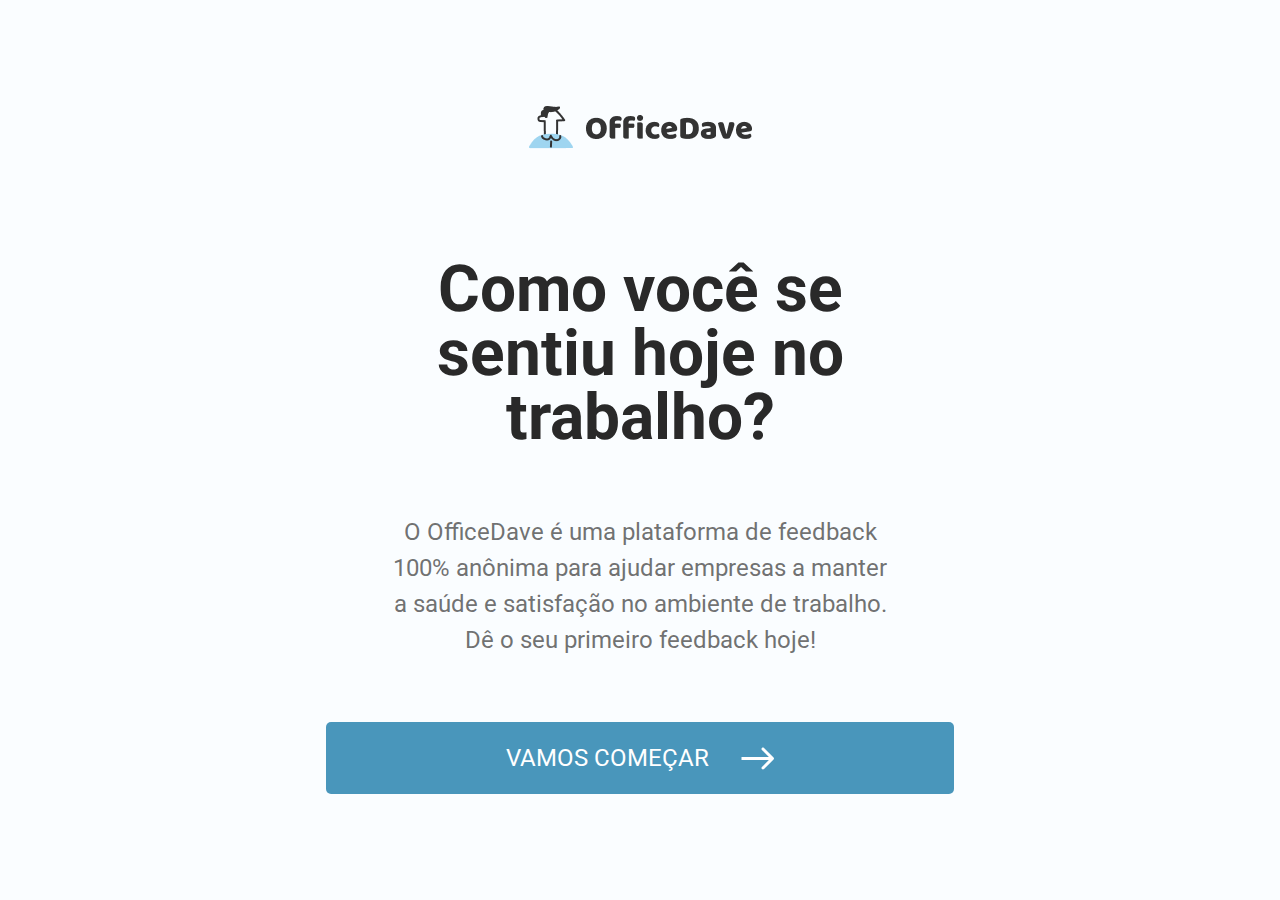
<file: index.html>
<!DOCTYPE html>
<html lang="pt-br">

<head>
    <meta charset="UTF-8">
    <meta http-equiv="X-UA-Compatible" content="IE=edge">
    <meta name="viewport" content="width=device-width, initial-scale=1.0">
    <title>OfficeDave - Welcome</title>

    <!-- CSS -->
    <link rel="stylesheet" href="./assets/css/reset.css">
    <link rel="stylesheet" href="./assets/css/base.css">
    <link rel="stylesheet" href="./assets/css/header.css">
    <link rel="stylesheet" href="./assets/css/welcome.css">

</head>

<body>
    <header>
        <h1><img src="./assets/img/logoOfficeDave.png" alt="Logo OfficeDave" class="header__logo"></h1>
    </header>
    <main class="welcome__container">
        <h2 class="">Como você se sentiu hoje no trabalho?</h2>
        <p class="welcome__text">O OfficeDave é uma plataforma de feedback 100% anônima para ajudar empresas a manter a
            saúde e satisfação no
            ambiente de trabalho. Dê o seu primeiro feedback hoje!</p>
        <a href="step1.html" class="button__style">
            Vamos começar
            <img src="./assets/img/right_arrow.svg" alt="Right Arrow">
        </a>
    </main>

</body>

</html>
</file>
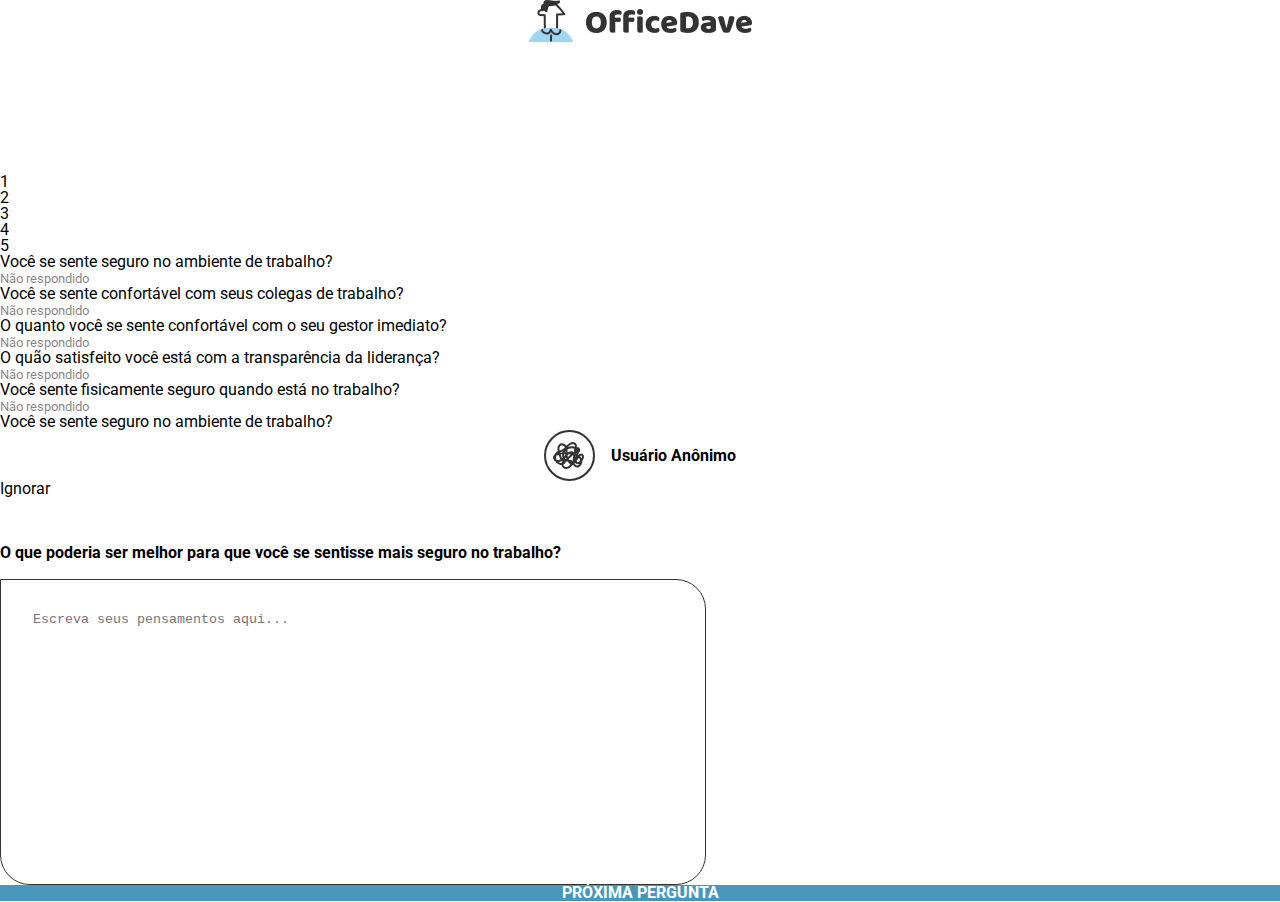
<file: 1step-msg.html>
<!DOCTYPE html>
<html lang="pt-br">

<head>
    <meta charset="UTF-8">
    <meta http-equiv="X-UA-Compatible" content="IE=edge">
    <meta name="viewport" content="width=device-width, initial-scale=1.0">
    <title>OfficeDave - Welcome</title>

    <!-- CSS -->
    <link rel="stylesheet" href="./assets/css/reset.css">
    <link rel="stylesheet" href="./assets/css/base.css">
    <link rel="stylesheet" href="./assets/css/header.css">
    <link rel="stylesheet" href="./assets/css/main.css">
    <link rel="stylesheet" href="./assets/css/step1-textarea.css">
    <link rel="stylesheet" href="./assets/css/step-bar.css">
    <link rel="stylesheet" href="./assets/css/custom-radio.css">
    <!-- JS -->
    <script src="./assets/js/steps.js" defer></script>

</head>

<body>
    <header>
        <h1><img src="./assets/img/logoOfficeDave.png" alt="Logo OfficeDave" class="header__logo"></h1>
    </header>
    <main>
        <div class="step-bar__container">
            <!-- <a href="#">Voltar</a> -->
            <div class="step__bar-steps">
                <div class="circle active">1</div>
                <div class="circle ">2</div>
                <div class="circle ">3</div>
                <div class="circle ">4</div>
                <div class="circle ">5</div>
                <div class="step__bar-progress-bar">
                    <span class="indicator" id="indicator"></span>
                </div>
            </div>
            <div class="steps__content">
                <div>
                    <p class="steps__text">Você se sente seguro no ambiente de trabalho?</p>
                    <small>Não respondido</small>
                </div>
                <div>
                    <p class="steps__text">Você se sente confortável com seus colegas de trabalho?</p>
                    <small>Não respondido</small>
                </div>
                <div>
                    <p class="steps__text">O quanto você se sente confortável com o seu gestor imediato?</p>
                    <small>Não respondido</small>
                </div>
                <div>
                    <p class="steps__text">O quão satisfeito você está com a transparência da liderança?</p>
                    <small>Não respondido</small>
                </div>
                <div>
                    <p class="steps__text">Você sente fisicamente seguro quando está no trabalho?</p>
                    <small>Não respondido</small>
                </div>
            </div>
        </div>
        </div>
        <div class="step1__container">

            <h2 class="step1__question">Você se sente seguro no ambiente de trabalho?</h2>
            <div class="step1__content">
                <div class="step1__box">
                    <div class="step1__box-user"><img src="./assets/img/icon_anonimous.svg" alt="Anonimous Icon">
                        <p>Usuário Anônimo</p>
                    </div>
                    <a href="#" id="prev">Ignorar</a>
                </div>
                <div class="text-area__question">
                    <label for="text-area" class="text-area__question">O que poderia ser melhor para que você se
                        sentisse mais seguro no
                        trabalho?
                        <textarea name="text-area" id="text-area" class="step1__text-area" cols="30" rows="10"
                            placeholder="Escreva seus pensamentos aqui..."></textarea></label>
                </div>
            </div>
        </div>
        <a href="#" class="next-question__btn" id="next">Próxima pergunta</a>
    </main>
</body>

</html>
</file>
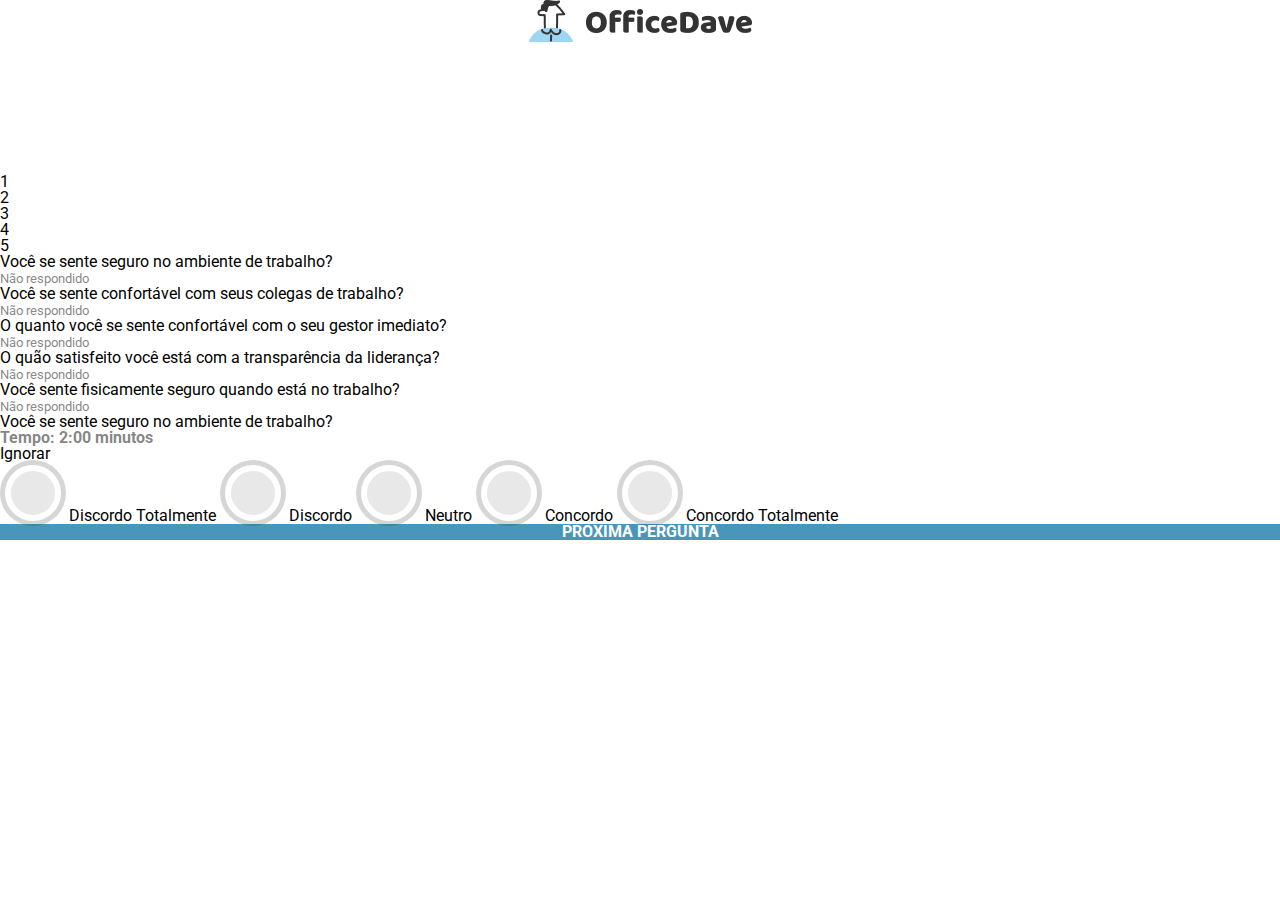
<file: 1step.html>
<!DOCTYPE html>
<html lang="pt-br">

<head>
    <meta charset="UTF-8">
    <meta http-equiv="X-UA-Compatible" content="IE=edge">
    <meta name="viewport" content="width=device-width, initial-scale=1.0">
    <title>OfficeDave - Welcome</title>

    <!-- CSS -->
    <link rel="stylesheet" href="./assets/css/reset.css">
    <link rel="stylesheet" href="./assets/css/base.css">
    <link rel="stylesheet" href="./assets/css/header.css">
    <link rel="stylesheet" href="./assets/css/main.css">
    <link rel="stylesheet" href="./assets/css/step-bar.css">
    <link rel="stylesheet" href="./assets/css/custom-radio.css">
    <!-- JS -->
    <script src="./assets/js/steps.js" defer></script>

</head>

<body>
    <header>
        <h1><img src="./assets/img/logoOfficeDave.png" alt="Logo OfficeDave" class="header__logo"></h1>
    </header>
    <main>
        <div class="step-bar__container">
            <!-- <a href="#">Voltar</a> -->
            <div class="step__bar-steps">
                <div class="circle active">1</div>
                <div class="circle ">2</div>
                <div class="circle ">3</div>
                <div class="circle ">4</div>
                <div class="circle ">5</div>
                <div class="step__bar-progress-bar">
                    <span class="indicator" id="indicator"></span>
                </div>
            </div>
            <div class="steps__content">
                <div>
                    <p class="steps__text">Você se sente seguro no ambiente de trabalho?</p>
                    <small>Não respondido</small>
                </div>
                <div>
                    <p class="steps__text">Você se sente confortável com seus colegas de trabalho?</p>
                    <small>Não respondido</small>
                </div>
                <div>
                    <p class="steps__text">O quanto você se sente confortável com o seu gestor imediato?</p>
                    <small>Não respondido</small>
                </div>
                <div>
                    <p class="steps__text">O quão satisfeito você está com a transparência da liderança?</p>
                    <small>Não respondido</small>
                </div>
                <div>
                    <p class="steps__text">Você sente fisicamente seguro quando está no trabalho?</p>
                    <small>Não respondido</small>
                </div>
            </div>
        </div>
        </div>
        <div class="step1__container">

            <h2 class="step1__question">Você se sente seguro no ambiente de trabalho?</h2>
            <div class="step1__box">
                <p class="timer">Tempo: 2:00 minutos</p>
                <a href="#" id="prev">Ignorar</a>
            </div>
            <div class="radio__question">
                <label><input type="radio" name="concordancia" id="" class="custom-radio">Discordo
                    Totalmente</label>
                <label><input type="radio" name="concordancia" id="" class="custom-radio">Discordo</label>
                <label><input type="radio" name="concordancia" id="" class="custom-radio">Neutro</label>
                <label><input type="radio" name="concordancia" id="" class="custom-radio">Concordo</label>
                <label><input type="radio" name="concordancia" id="" class="custom-radio">Concordo
                    Totalmente</label>

            </div>
        </div>
        <a href="#" class="next-question__btn" id="next">Próxima pergunta</a>
    </main>
</body>

</html>
</file>
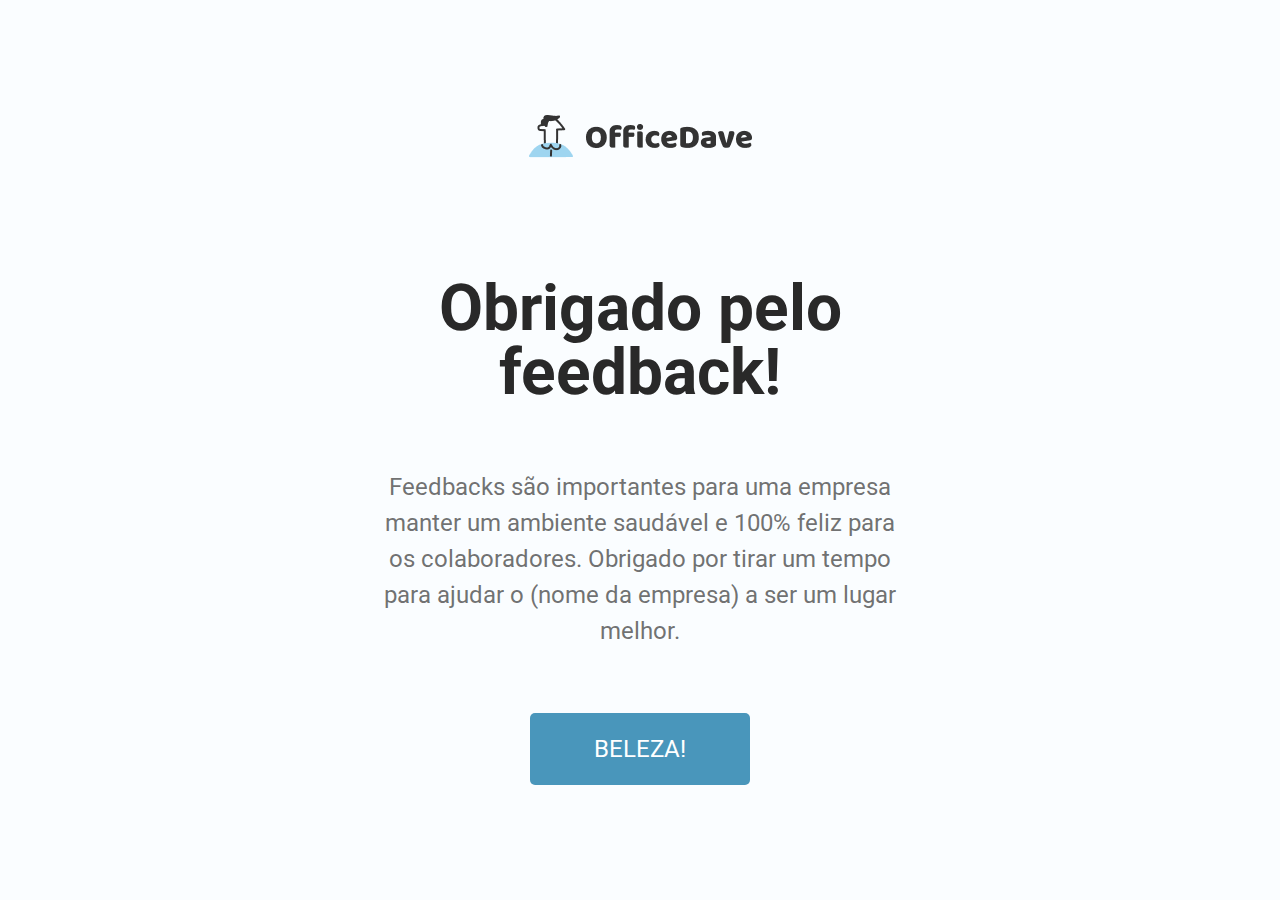
<file: end.html>
<!DOCTYPE html>
<html lang="pt-br">
  <head>
    <meta charset="UTF-8" />
    <meta http-equiv="X-UA-Compatible" content="IE=edge" />
    <meta name="viewport" content="width=device-width, initial-scale=1.0" />
    <title>OfficeDave - Welcome</title>

    <!-- CSS -->
    <link rel="stylesheet" href="./assets/css/reset.css" />
    <link rel="stylesheet" href="./assets/css/base.css" />
    <link rel="stylesheet" href="./assets/css/header.css" />
    <link rel="stylesheet" href="./assets/css/end.css" />
  </head>

  <body>
    <header>
      <h1>
        <img
          src="./assets/img/logoOfficeDave.png"
          alt="Logo OfficeDave"
          class="header__logo"
        />
      </h1>
    </header>
    <main class="welcome__container">
      <h2 class="">Obrigado pelo feedback!</h2>
      <p class="welcome__text">
        Feedbacks são importantes para uma empresa manter um ambiente saudável e
        100% feliz para os colaboradores. Obrigado por tirar um tempo para
        ajudar o (nome da empresa) a ser um lugar melhor.
      </p>
      <a href="index.html" class="button__style"> Beleza! </a>
    </main>
  </body>
</html>
</file>
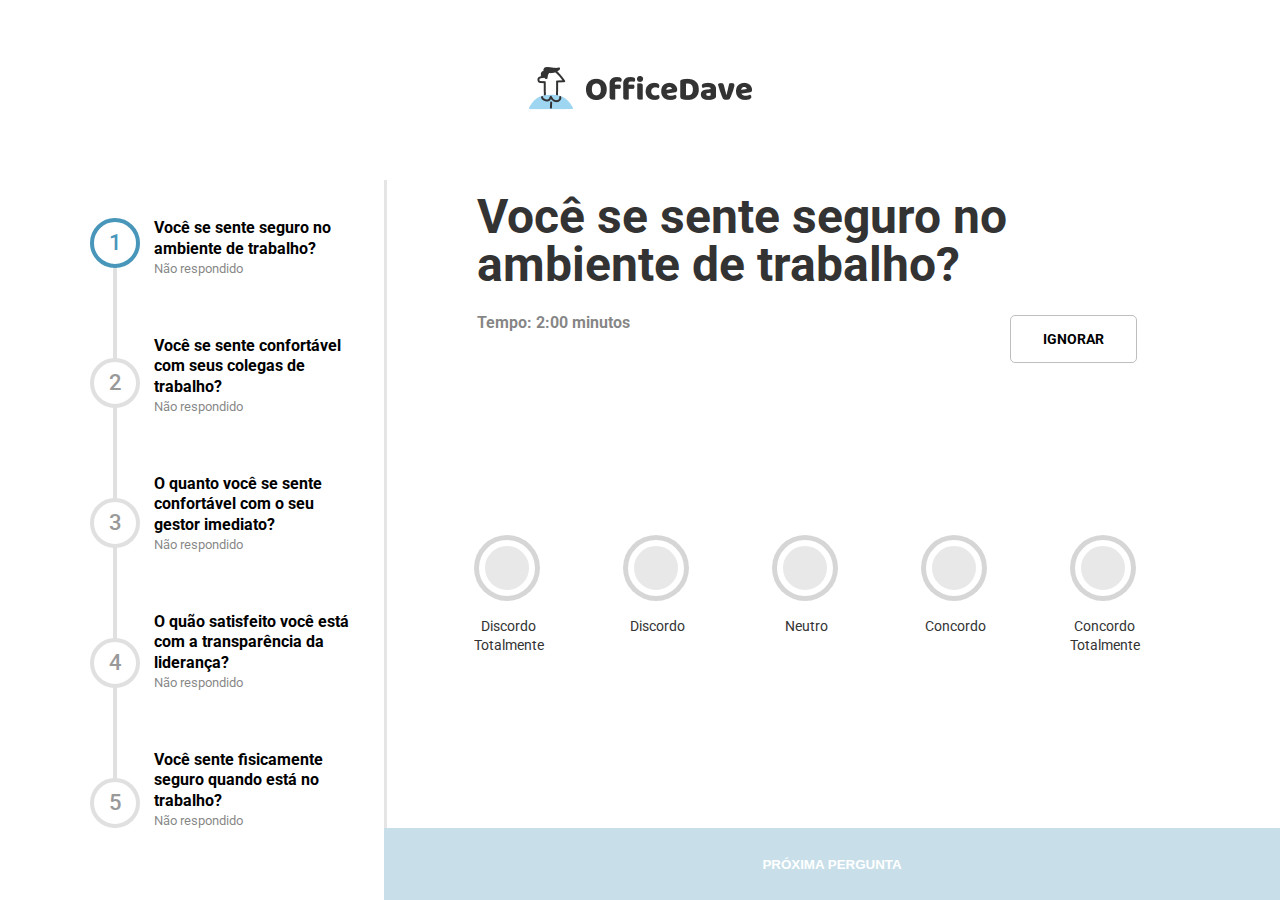
<file: step1.html>
<!DOCTYPE html>
<html lang="pt-br">
  <head>
    <meta charset="UTF-8" />
    <meta http-equiv="X-UA-Compatible" content="IE=edge" />
    <meta name="viewport" content="width=device-width, initial-scale=1.0" />
    <title>OfficeDave - Welcome</title>

    <!-- CSS -->
    <link rel="stylesheet" href="./assets/css/reset.css" />
    <link rel="stylesheet" href="./assets/css/base.css" />
    <link rel="stylesheet" href="./assets/css/grid.css" />
    <link rel="stylesheet" href="./assets/css/header.css" />
    <link rel="stylesheet" href="./assets/css/main.css" />
    <link rel="stylesheet" href="./assets/css/step-bar.css" />
    <link rel="stylesheet" href="./assets/css/custom-radio.css" />
    <link rel="stylesheet" href="./assets/css/custom-radio2.css" />
    <link rel="stylesheet" href="./assets/css/star-rating.css" />
    <link rel="stylesheet" href="./assets/css/slider-rating.css" />
    <link rel="stylesheet" href="./assets/css/custom-radio3.css" />

    <!-- CSS Page Msg -->
    <link rel="stylesheet" href="./assets/css/textarea.css" />
    <!-- JS -->
    <script src="./assets/js/steps.js" defer></script>
    <script src="./assets/js/index.js" type="module" defer></script>
    <!-- <script src="./assets/js/timer.js" defer></script> -->
    <!-- <script src="./assets/js/step01page.js" defer></script> -->
  </head>

  <body>
    <header>
      <h1>
        <img
          src="./assets/img/logoOfficeDave.png"
          alt="Logo OfficeDave"
          class="header__logo"
        />
      </h1>
    </header>
    <main id="root">
      <div class="step-bar__container">
        <!-- <a href="#">Voltar</a> -->
        <div class="step-bar__steps">
          <div class="circle active">1</div>
          <div class="circle">2</div>
          <div class="circle">3</div>
          <div class="circle">4</div>
          <div class="circle">5</div>
          <div class="step-bar__progress">
            <span class="indicator" id="indicator"></span>
          </div>
        </div>
        <div class="step-bar__content">
          <div>
            <p class="step-bar__text">
              Você se sente seguro no ambiente de trabalho?
            </p>
            <small class="answer">Não respondido</small>
          </div>
          <div>
            <p class="step-bar__text">
              Você se sente confortável com seus colegas de trabalho?
            </p>
            <small class="answer">Não respondido</small>
          </div>
          <div>
            <p class="step-bar__text">
              O quanto você se sente confortável com o seu gestor imediato?
            </p>
            <small class="answer">Não respondido</small>
          </div>
          <div>
            <p class="step-bar__text">
              O quão satisfeito você está com a transparência da liderança?
            </p>
            <small class="answer">Não respondido</small>
          </div>
          <div>
            <p class="step-bar__text">
              Você sente fisicamente seguro quando está no trabalho?
            </p>
            <small class="answer">Não respondido</small>
          </div>
        </div>
      </div>

      <div class="main-area__container"></div>
      <!-- <a href="step2.html" class="next-question__btn" id="next" disabled>Próxima pergunta</a> -->
      <input
        type="button"
        class="next-question__btn"
        id="next"
        value="Próxima pergunta"
        disabled
      />
    </main>
  </body>
</html>
</file>
<file: assets/css/base.css>
@import url("https://fonts.googleapis.com/css2?family=Roboto:wght@400;700&display=swap");

:root {
  --bg-color: rgba(250, 253, 255, 1);
  --title-color: rgba(41, 41, 41, 1);
  --question-color: rgba(51, 51, 51, 1);
  --timer-color: rgba(51, 51, 51, 0.6);
  --text-color: rgba(51, 51, 51, 0.7);

  --btn-color: rgba(73, 150, 187, 1);
  --btn-color-disabled: rgba(73, 150, 187, 0.3);
  --btn-text-color: rgba(255, 255, 255, 1);
  --btn-color-ignore: rgba(190, 190, 190, 1);

  --radio-color: rgba(51, 51, 51, 0.2);
  --radio-checked-color: rgba(2, 171, 248, 1);

  --radio-bg-color: #e8e8e8;
}

.p16-l-r {
  padding-left: 10rem;
  padding-right: 10rem;
}

html {
  height: 100%;
  width: 100%;
}

small {
  font-size: smaller;
  color: var(--timer-color);
}
body {
  font-family: "Roboto", sans-serif;
}
</file>
<file: assets/css/header.css>
header {

    display: flex;
    align-items: center;
    justify-content: center;

}
</file>
<file: assets/css/welcome.css>
body {
    height: 100%;

    display: flex;
    flex-direction: column;
    justify-content: space-evenly;
    align-items: center;
    background: var(--bg-color);
}

.welcome__container {
    display: flex;
    flex-direction: column;
    align-items: center;
    justify-content: center;
    gap: 4rem;
}

main h2 {
    text-align: center;
    font-size: 4rem;
    font-weight: 700;
    padding-left: 30%;
    padding-right: 30%;
    color: var(--title-color);
}

.welcome__text {
    text-align: center;
    line-height: 2.25rem;
    font-size: 1.5rem;

    padding-left: 30%;
    padding-right: 30%;

    color: var(--text-color);
}

.button__style {
    display: flex;
    align-items: center;
    justify-content: center;
    gap: 32px;
    width: 39.25rem;

    border: none;
    border-radius: 5px;
    padding: 24px 64px;

    background: var(--btn-color);
    cursor: pointer;

    font-size: 1.5rem;
    text-transform: uppercase;
    color: var(--btn-text-color);
}
</file>
<file: assets/css/main.css>
.main-area__container {
  display: flex;
  flex-direction: column;

  padding-right: 16%;
  padding-left: 10%;
  border-left: 3px solid rgba(0, 0, 0, 0.1);
}

.main-area__question {
  padding-right: 5rem;
  font-size: 3rem;
  font-weight: 700;
  margin-top: 2%;
  margin-bottom: 1.625rem;
  color: var(--question-color);
}

.main-area__box {
  display: flex;
  justify-content: space-between;
}

.main-area__box a {
  padding: 16px 32px;
  border: 1px solid var(--btn-color-ignore);
  border-radius: 5px;

  display: flex;
  align-items: center;
  justify-content: center;

  font-size: 14px;
  font-weight: 700;
  text-transform: uppercase;
}

.timer {
  color: var(--timer-color);
  font-weight: 700;
}

.main-area__alternative,
.main-area__alternative_step2 {
  display: flex;
  justify-content: space-between;

  margin-top: auto;
  margin-bottom: auto;
}

.main-area__alternative label {
  width: 4rem;
  /* height: 6.3125rem; */
  display: flex;
  align-items: center;
  flex-direction: column;
  gap: 1.3125rem;

  text-align: center;
  font-size: 0.875rem;
  font-weight: 400;
  line-height: 130%;
  color: var(--question-color);
}

.main-area__alternative_step2 label {
  /* width: 4rem; */
  /* height: 6.3125rem; */
  display: flex;
  align-items: center;
  flex-direction: column;
  gap: 1.3125rem;

  text-align: center;
  font-size: 0.875rem;
  font-weight: 700;
  color: var(--question-color);
}

/* NEXT QUESTION BUTTON  */
.next-question__btn {
  display: flex;
  align-items: center;
  justify-content: center;
  cursor: pointer;
  border: none;

  text-transform: uppercase;
  font-weight: 700;
  color: var(--btn-text-color);
  background: var(--btn-color);
}

.next-question__btn:disabled {
  background: var(--btn-color-disabled);
  cursor: not-allowed;
  border: none;
}
</file>
<file: assets/css/step1-textarea.css>
.step1__content {
    display: flex;
    flex-direction: column;
    gap: 3rem;
}

.step1__box-user {
    display: flex;
    align-items: center;
    justify-content: center;
    gap: 1rem;
}

.step1__box-user p {
    font-weight: 700;
}

.text-area__question {
    display: flex;
    justify-content: space-between;

    margin-top: auto;
    margin-bottom: auto;

}

.text-area__question label {
    display: flex;
    flex-direction: column;
    gap: 1.125rem;
    font-weight: 700;

}

.step1__text-area {
    resize: none;
    padding: 2rem;
    border-radius: 0px 30px 30px 30px;
    border: 1px solid #333333;
    height: 15rem;
    width: 40rem;
}
</file>
<file: assets/css/step-bar.css>
.step-bar__container {
  padding-top: 10%;

  /* display: flex; */
  flex-direction: column;
  align-items: center;
  /* gap: 40px; */
  max-height: 650px;
  height: 100%;
}

.step-bar__container .step-bar__steps {
  padding-left: 50%;

  display: flex;
  height: 100%;
  flex-direction: column;
  align-items: center;
  justify-content: space-between;
  position: relative;
}

/*TEXTO AO LADO*/
.step-bar__content {
  padding-right: 14%;

  display: flex;
  align-items: center;
  justify-content: space-between;
  flex-direction: column;
  /* max-height: 400px; */
  height: 100%;
}

.step-bar__text {
  font-weight: 700;
  line-height: 130%;
}

.step-bar__steps .circle {
  display: flex;
  align-items: center;
  justify-content: center;
  height: 50px;
  width: 50px;
  border: 4px solid #e0e0e0;
  border-radius: 50%;
  color: #999;
  font-size: 22px;
  font-weight: 500;
  background: #fff;
  transition: 0.2s ease;
  transition-delay: 0ms;
}

.step-bar__steps .circle.active {
  transition-delay: 100ms;
  border-color: var(--btn-color);

  color: var(--btn-color);
}

.step-bar__steps .step-bar__progress {
  /* left: 6.2%; */
  position: absolute;
  width: 4px;
  height: 100%;
  background: #e0e0e0;
  z-index: -1;
}

.step-bar__progress .indicator {
  position: absolute;
  width: 100%;
  height: 0;
  background: var(--btn-color);
  transition: 0.3s ease;
}

.step-bar__container .buttons {
  /* display: none; */
  gap: 20px;
}

.buttons button {
  padding: 8px 25px;
  background: var(--btn-color);
  border: none;
  border-radius: 8px;
  font-size: 16px;
  font-weight: 400;
  cursor: pointer;
  box-shadow: 0 5px 10px rgba(0, 0, 0, 0.05);
}

.buttons button:disabled {
  background: #87a5f8;
  cursor: not-allowed;
}
</file>
<file: assets/css/custom-radio.css>
.custom-radio {
    cursor: pointer;
    /* hiding browser el */
    appearance: none;
    /* Safari support */
    -webkit-appearance: none;
    border: .375rem solid #fff;
    background-color: var(--radio-bg-color);
    border-radius: 50%;
    height: 3.5rem;
    width: 3.5rem;
    margin-right: 0.5rem;
}

/* keyboard navigation focus appearance */
.custom-radio:focus-visible {
    outline-offset: 0;
}

.custom-radio {
    box-shadow: 0 0 0 5px var(--radio-color);
}

.custom-radio:hover {
    border-width: 0;
}

.custom-radio:checked {
    box-shadow: 0 0 0 5px var(--radio-checked-color);
    background-color: var(--radio-checked-color);
    border-width: .375rem;

}
</file>
<file: assets/css/end.css>
body {
  height: 100%;

  display: flex;
  flex-direction: column;
  justify-content: space-evenly;
  align-items: center;
  background: var(--bg-color);
}

.welcome__container {
  display: flex;
  flex-direction: column;
  align-items: center;
  justify-content: center;
  gap: 4rem;
}

main h2 {
  text-align: center;
  font-size: 4rem;
  font-weight: 700;
  padding-left: 30%;
  padding-right: 30%;
  color: var(--title-color);
}

.welcome__text {
  text-align: center;
  line-height: 2.25rem;
  font-size: 1.5rem;

  padding-left: 30%;
  padding-right: 30%;

  color: var(--text-color);
}

.button__style {
  display: flex;
  align-items: center;
  justify-content: center;
  gap: 32px;

  border: none;
  border-radius: 5px;
  padding: 24px 64px;

  background: var(--btn-color);
  cursor: pointer;

  font-size: 1.5rem;
  text-transform: uppercase;
  color: var(--btn-text-color);
}
</file>
<file: assets/css/grid.css>
body {
    height: 100%;
    display: grid;
    grid-template-columns: 100%;
    grid-template-rows: 20% 80%;
    grid-template-areas: "header header" "main main";
}

header {
    grid-area: header;
}

main {
    display: grid;
    grid-template-columns: 30% 70%;
    grid-template-rows: 90% 10%;
    grid-template-areas: "sidenav content" "none button";
}

.step-bar__container {
    grid-area: sidenav;
    display: grid;
    grid-template-areas: "area1 area2";
    grid-template-columns: 40% 60%;
    grid-template-rows: 100%;
}

.step-bar__container .step__bar-steps {
    grid-area: area1;
}

.steps__content {
    grid-area: area2;
}

.main-area__container {
    grid-area: content;
}

.next-question__btn {
    grid-area: button;
}
</file>
<file: assets/css/custom-radio2.css>
.radio__box {
  display: flex;
  align-items: center;
  justify-content: center;

  border-radius: 10px;

  width: 143px;
  height: 143px;
  background: linear-gradient(0deg, #efefef, #efefef), #efefef;
}

.radio__box-active {
  background: rgba(86, 204, 242, 0.5);
  border: 3px solid #4996bb;
}

.radio__question label {
  width: auto;
}

.custom-radio__step2 {
  cursor: pointer;
  /* hiding browser el */
  appearance: none;
  /* Safari support */
  -webkit-appearance: none;
  /* border: 0.375rem solid #fff; */
  background-color: rgb(196, 196, 196);
  border-radius: 50%;
  height: 3.0625rem;
  width: 3.0625rem;
  margin-right: 0.5rem;
}

/* keyboard navigation focus appearance */
.custom-radio__step2:focus-visible {
  outline-offset: 0;
}

.custom-radio__step2 {
  /* box-shadow: 0 0 0 5px var(--radio-color); */
}

.custom-radio__step2:hover {
  border-width: 0;
}

.custom-radio__step2:checked {
  /* box-shadow: 0 0 0 5px var(--radio-checked-color); */
  background-color: var(--btn-color);
  border-width: 0.375rem;
}
</file>
<file: assets/css/star-rating.css>
.rating {
  display: flex;
  align-items: center;
  justify-content: space-around;
  width: 100%;
}

.star-icon {
  list-style-type: none;
  border: 1px solid #ffff;
  cursor: pointer;
  color: #ffe500;
  font-size: 10rem;
}

.star-icon::before {
  content: "\2605";
}

.star-icon.ativo ~ .star-icon::before {
  content: "\2606";
}

.rating:hover .star-icon::before {
  content: "\2605"; /*Estrela Preenchida*/
}

.star-icon:hover ~ .star-icon::before {
  content: "\2606"; /*Estrela Vazia*/
}
</file>
<file: assets/css/slider-rating.css>
.slider {
  margin: 0 auto;
  -webkit-appearance: none;
  -moz-appearance: none;
  width: 40rem;
  height: 2.25rem;
  background-image: url(../img/SliderRange.svg);
  background-size: cover;
  background-repeat: no-repeat;
}

.slider::-webkit-slider-thumb {
  appearance: none;
  background-image: url(../img/SliderThumb.svg);
  height: 3.5625rem;
  width: 3.5625rem;
}
.slider::-moz-range-thumb {
  appearance: none;
  background-image: url(../img/SliderThumb.svg);
  height: 3.5625rem;
  width: 3.5625rem;
  border: none;
  border-radius: 50%;
  cursor: pointer;
}
.slider::-ms-thumb {
  appearance: none;
  background-image: url(../img/SliderThumb.svg);
  height: 3.5625rem;
  width: 3.5625rem;
}
</file>
<file: assets/css/custom-radio3.css>
.custom-radio__step5 {
  cursor: pointer;
  /* hiding browser el */
  appearance: none;
  /* Safari support */
  -webkit-appearance: none;
  border: 0.375rem solid #fff;
  border-radius: 50%;
  height: 3.5rem;
  width: 3.5rem;
  margin-right: 0.5rem;
}

/* keyboard navigation focus appearance */
.custom-radio__step5:focus-visible {
  outline-offset: 0;
}

.custom-radio__step5 {
  box-shadow: 0 0 0 5px var(--question-color);
}

.custom-radio__step5:hover {
  border-width: 0;
}

.custom-radio__step5:checked {
  box-shadow: 0 0 0 5px var(--question-color);
  background-color: var(--radio-checked-color);
  border-width: 0.65rem;
}
</file>
<file: assets/css/textarea.css>
.main-area__user {
    display: flex;
    align-items: center;
    justify-content: center;
    gap: 1rem;
}

.main-area__user p {
    font-weight: 700;
}

.main-area__alternative-text {
    display: flex;
    justify-content: space-between;

    margin-top: auto;
    margin-bottom: auto;

}

.main-area__alternative-text label {
    display: flex;
    flex-direction: column;
    gap: 1.125rem;
    font-weight: 700;

}

.main-area__text-area {
    resize: none;
    padding: 2rem;
    border-radius: 0px 30px 30px 30px;
    border: 1px solid #333333;
    height: 15rem;
    width: 40rem;
}
</file>
